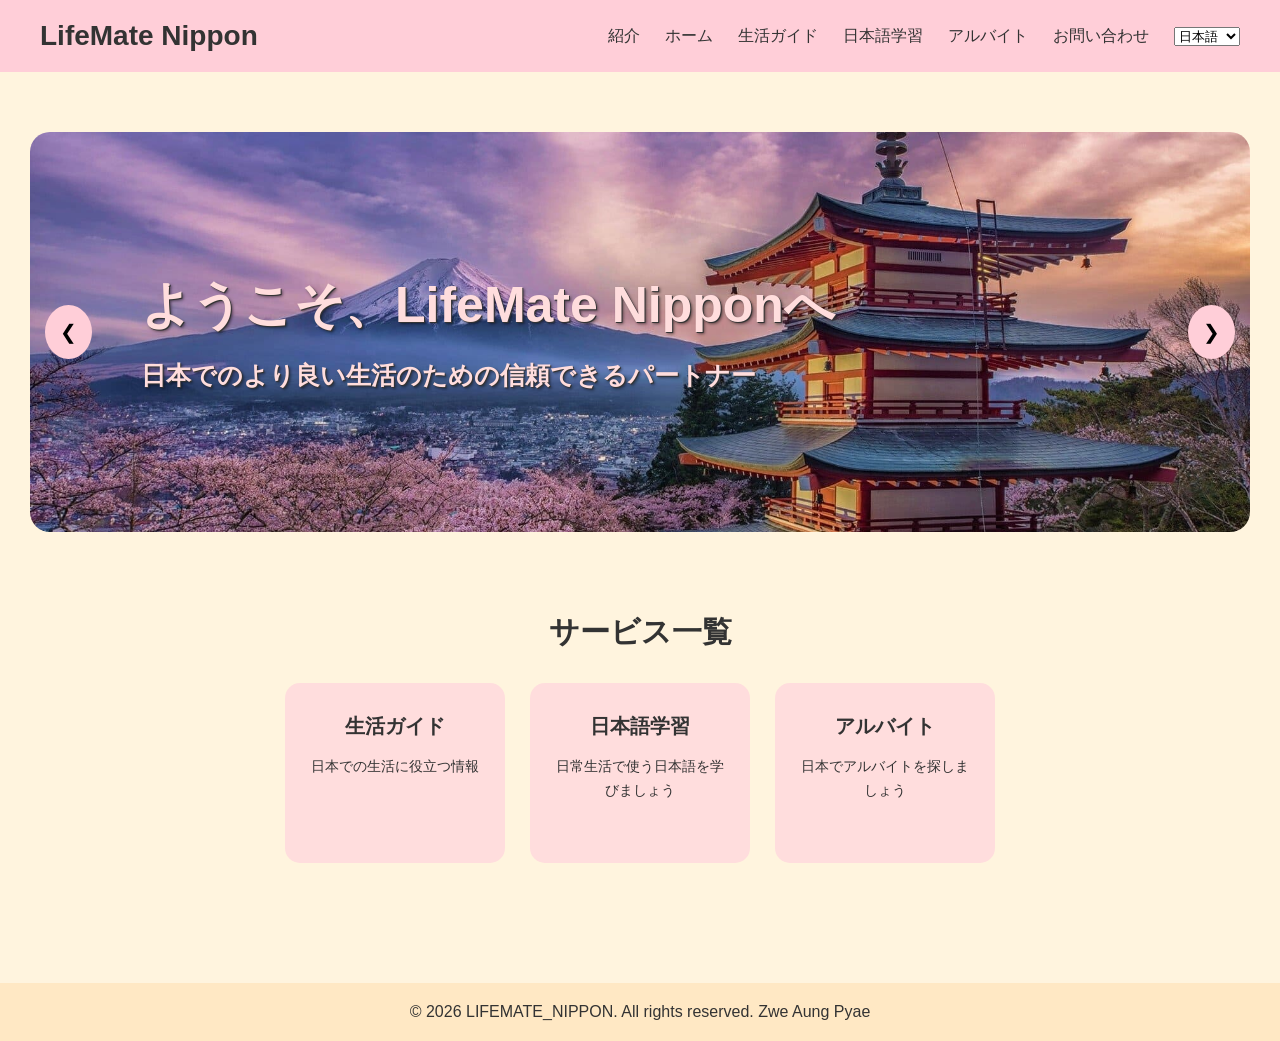
<file: Html/index.html>
<!DOCTYPE html>
<html lang="ja">
<head>
    <meta charset="UTF-8">
    <meta name="viewport" content="width=device-width, initial-scale=1.0">
    <title>LIFEMATE_NIPPON</title>
    <link rel="stylesheet" href="../Css/style.css">
</head>
<body>
    <header class="header">
        <div class="logo">
            <h1>LifeMate Nippon</h1>
        </div>

        <nav class="nav">
            <ul>
                <li><a href="introduction.html" data-i18n="navIntroduction">Introduction</a></li>
                <li><a href="index.html" data-i18n="navHome">ホーム</a></li>
                <li><a href="life-guide.html" data-i18n="navLifeGuide">生活ガイド</a></li>
                <li><a href="japanese.html" data-i18n="navJapanese">日本語学習</a></li>
                <li><a href="jobs.html" data-i18n="navJobs">アルバイト</a></li>
                <li><a href="contact.html" data-i18n="navContact">お問い合わせ</a></li>

                <li>
                    <select id="languageSelect" aria-label="Select language">
                        <option value="ja">日本語</option>
                        <option value="my">မြန်မာ</option>
                        <option value="en">English</option>
                    </select>
                </li>
            </ul>
        </nav>
    </header>

    <main>
        <section class="carousel">
            <div class="carousel-container">

                <div class="slide active">
                    <img src="../Images/japan.jpg" alt="Japan 1">
                </div>

                <div class="slide">
                    <img src="../Images/sakura.jpg" alt="Japan 2">
                </div>

                <div class="slide">
                    <img src="../Images/fuji.jpg" alt="Japan 3">
                </div>

                <div class="hero-text">
                    <h2 data-i18n="heroTitle">ようこそ、LifeMate Nipponへ</h2>
                    <p data-i18n="heroDescription">日本でのより良い生活のための信頼できるパートナー</p>
                </div>

                <button class="prev" onclick="prevSlide()">&#10094;</button>
                <button class="next" onclick="nextSlide()">&#10095;</button>

            </div>
        </section>

        <section class="services" id="home">
            <h2 data-i18n="servicesTitle">Our Services</h2>

            <div class="service-container">

                <a href="life-guide.html" class="service-card">
                    <h3 data-i18n="lifeGuideTitle">Life Guide</h3>
                    <p data-i18n="lifeGuideDescription">Useful information for living in Japan.</p>
                </a>

                <a href="japanese.html" class="service-card">
                    <h3 data-i18n="japaneseTitle">Japanese Learning</h3>
                    <p data-i18n="japaneseDescription">Learn Japanese for daily life.</p>
                </a>

                <a href="jobs.html" class="service-card">
                    <h3 data-i18n="jobsTitle">Jobs</h3>
                    <p data-i18n="jobsDescription">Find part-time jobs in Japan.</p>
                </a>

            </div>
        </section>
    </main>

    <footer>
        <p>&copy; 2026 LIFEMATE_NIPPON. All rights reserved. Zwe Aung Pyae</p>
    </footer>

    <script src="../Js/main.js"></script>
    <script src="../Js/language.js"></script>
</body>
</html>
</file>
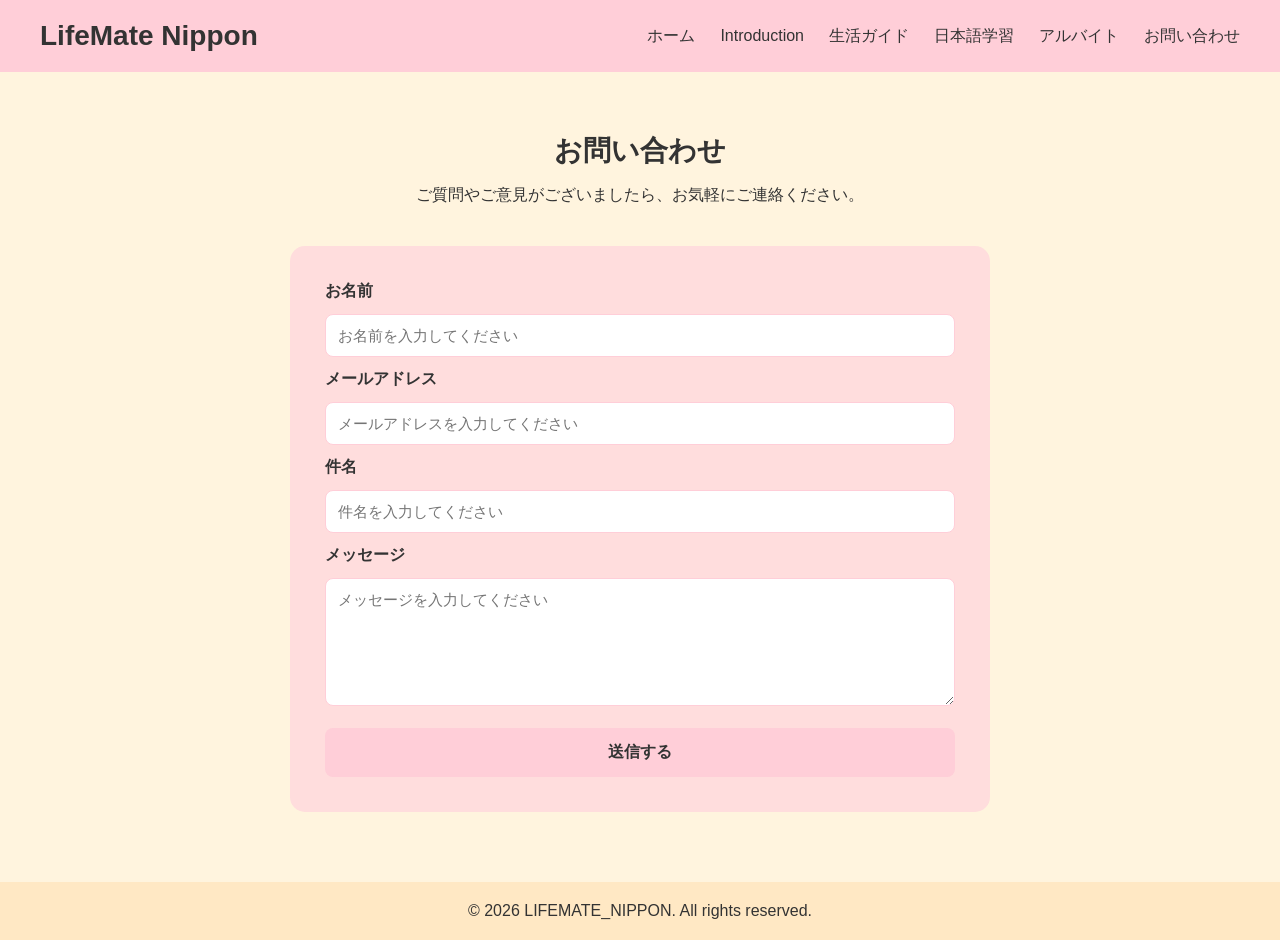
<file: Html/contact.html>
<!DOCTYPE html>
<html lang="ja">
<head>
    <meta charset="UTF-8">
    <meta name="viewport" content="width=device-width, initial-scale=1.0">
    <title>Contact | LifeMate Nippon</title>
    <link rel="stylesheet" href="../Css/style.css">
</head>
<body>

    <header class="header">
        <div class="logo">
            <h1>LifeMate Nippon</h1>
        </div>

        <nav class="nav">
            <ul>
                <li><a href="index.html">ホーム</a></li>
                <li><a href="introduction.html">Introduction</a></li>
                <li><a href="life-guide.html">生活ガイド</a></li>
                <li><a href="japanese.html">日本語学習</a></li>
                <li><a href="jobs.html">アルバイト</a></li>
                <li><a href="contact.html">お問い合わせ</a></li>
            </ul>
        </nav>
    </header>

    <main>
        <h2>お問い合わせ</h2>
        <p>ご質問やご意見がございましたら、お気軽にご連絡ください。</p>

        <section class="contact-section">

            <form class="contact-form">

                <label for="name">お名前</label>
                <input type="text" id="name"
                       placeholder="お名前を入力してください" required>

                <label for="email">メールアドレス</label>
                <input type="email" id="email"
                       placeholder="メールアドレスを入力してください" required>

                <label for="subject">件名</label>
                <input type="text" id="subject"
                       placeholder="件名を入力してください" required>

                <label for="message">メッセージ</label>
                <textarea id="message" rows="6"
                          placeholder="メッセージを入力してください"
                          required></textarea>

                <button type="submit">送信する</button>

            </form>

        </section>
    </main>

    <footer>
        <p>&copy; 2026 LIFEMATE_NIPPON. All rights reserved.</p>
    </footer>

</body>
</html>
</file>
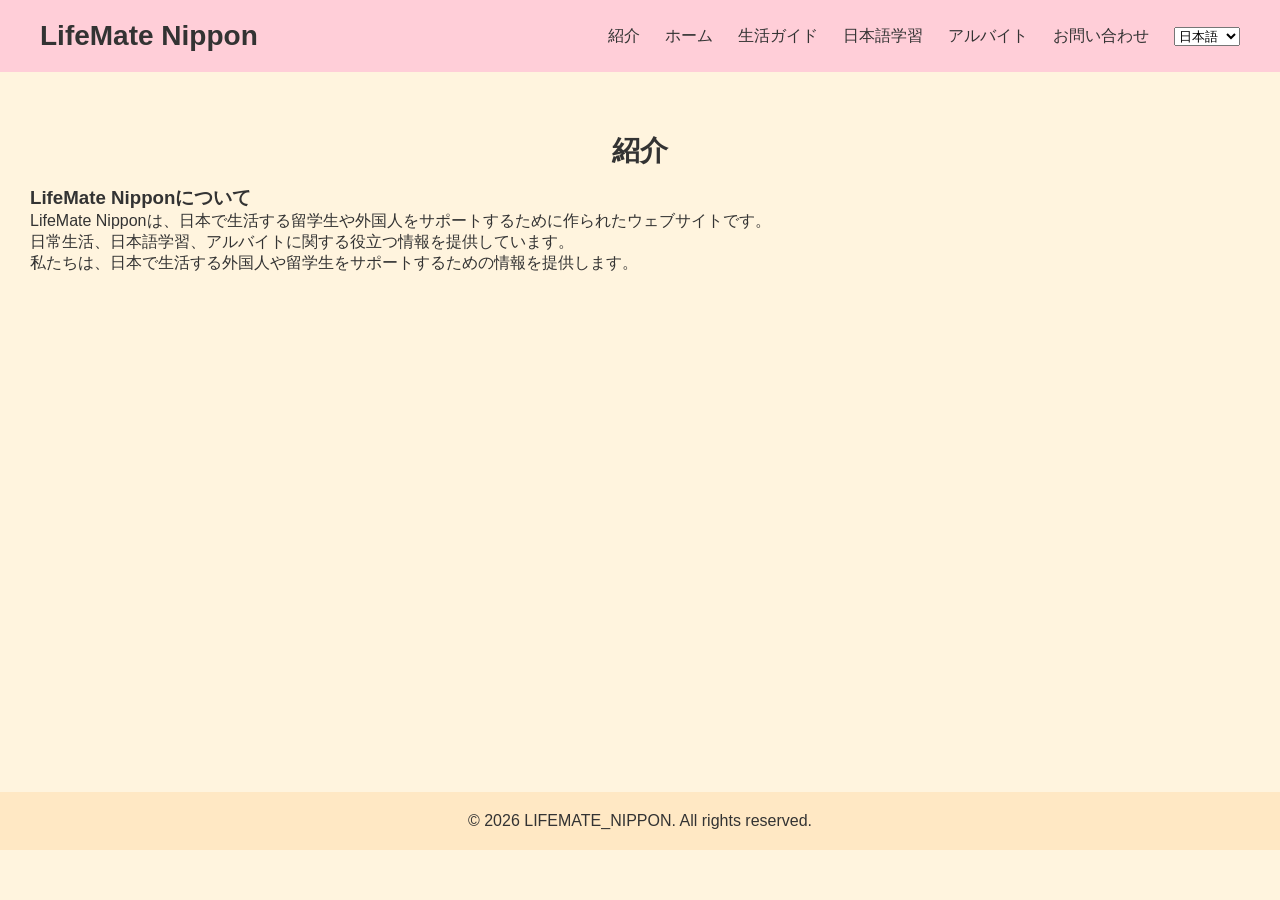
<file: Html/introduction.html>
<!DOCTYPE html>
<html lang="ja">
<head>
    <meta charset="UTF-8">
    <meta name="viewport" content="width=device-width, initial-scale=1.0">
    <title>Introduction | LifeMate Nippon</title>
    <link rel="stylesheet" href="../Css/style.css">
</head>
<body>

    <header class="header">
        <div class="logo">
            <h1>LifeMate Nippon</h1>
        </div>

        <nav class="nav">
            <ul>
                <li><a href="introduction.html" data-i18n="navIntroduction">紹介</a></li>
                <li><a href="index.html" data-i18n="navHome">ホーム</a></li>
                <li><a href="life-guide.html" data-i18n="navLifeGuide">生活ガイド</a></li>
                <li><a href="japanese.html" data-i18n="navJapanese">日本語学習</a></li>
                <li><a href="jobs.html" data-i18n="navJobs">アルバイト</a></li>
                <li><a href="contact.html" data-i18n="navContact">お問い合わせ</a></li>

                <li>
                    <select id="languageSelect" aria-label="Select language">
                        <option value="ja">日本語</option>
                        <option value="my">မြန်မာ</option>
                        <option value="en">English</option>
                    </select>
                </li>
            </ul>
        </nav>
    </header>

    <main>
        <h2 data-i18n="introHeading">紹介</h2>

        <section class="introduction">
            <h3 data-i18n="aboutTitle">LifeMate Nipponについて</h3>

            <p data-i18n="introParagraph1">
                LifeMate Nipponは、日本で生活する留学生や外国人をサポートするために作られたウェブサイトです。
            </p>

            <p data-i18n="introParagraph2">
                日常生活、日本語学習、アルバイトに関する役立つ情報を提供しています。
            </p>

            <p data-i18n="introParagraph3">
                私たちは、日本で生活する外国人や留学生をサポートするための情報を提供します。
            </p>
        </section>
    </main>

    <footer>
        <p>&copy; 2026 LIFEMATE_NIPPON. All rights reserved.</p>
    </footer>

    <script src="../Js/language.js"></script>
    <script src="../Js/main.js"></script>
</body>
</html>
</file>
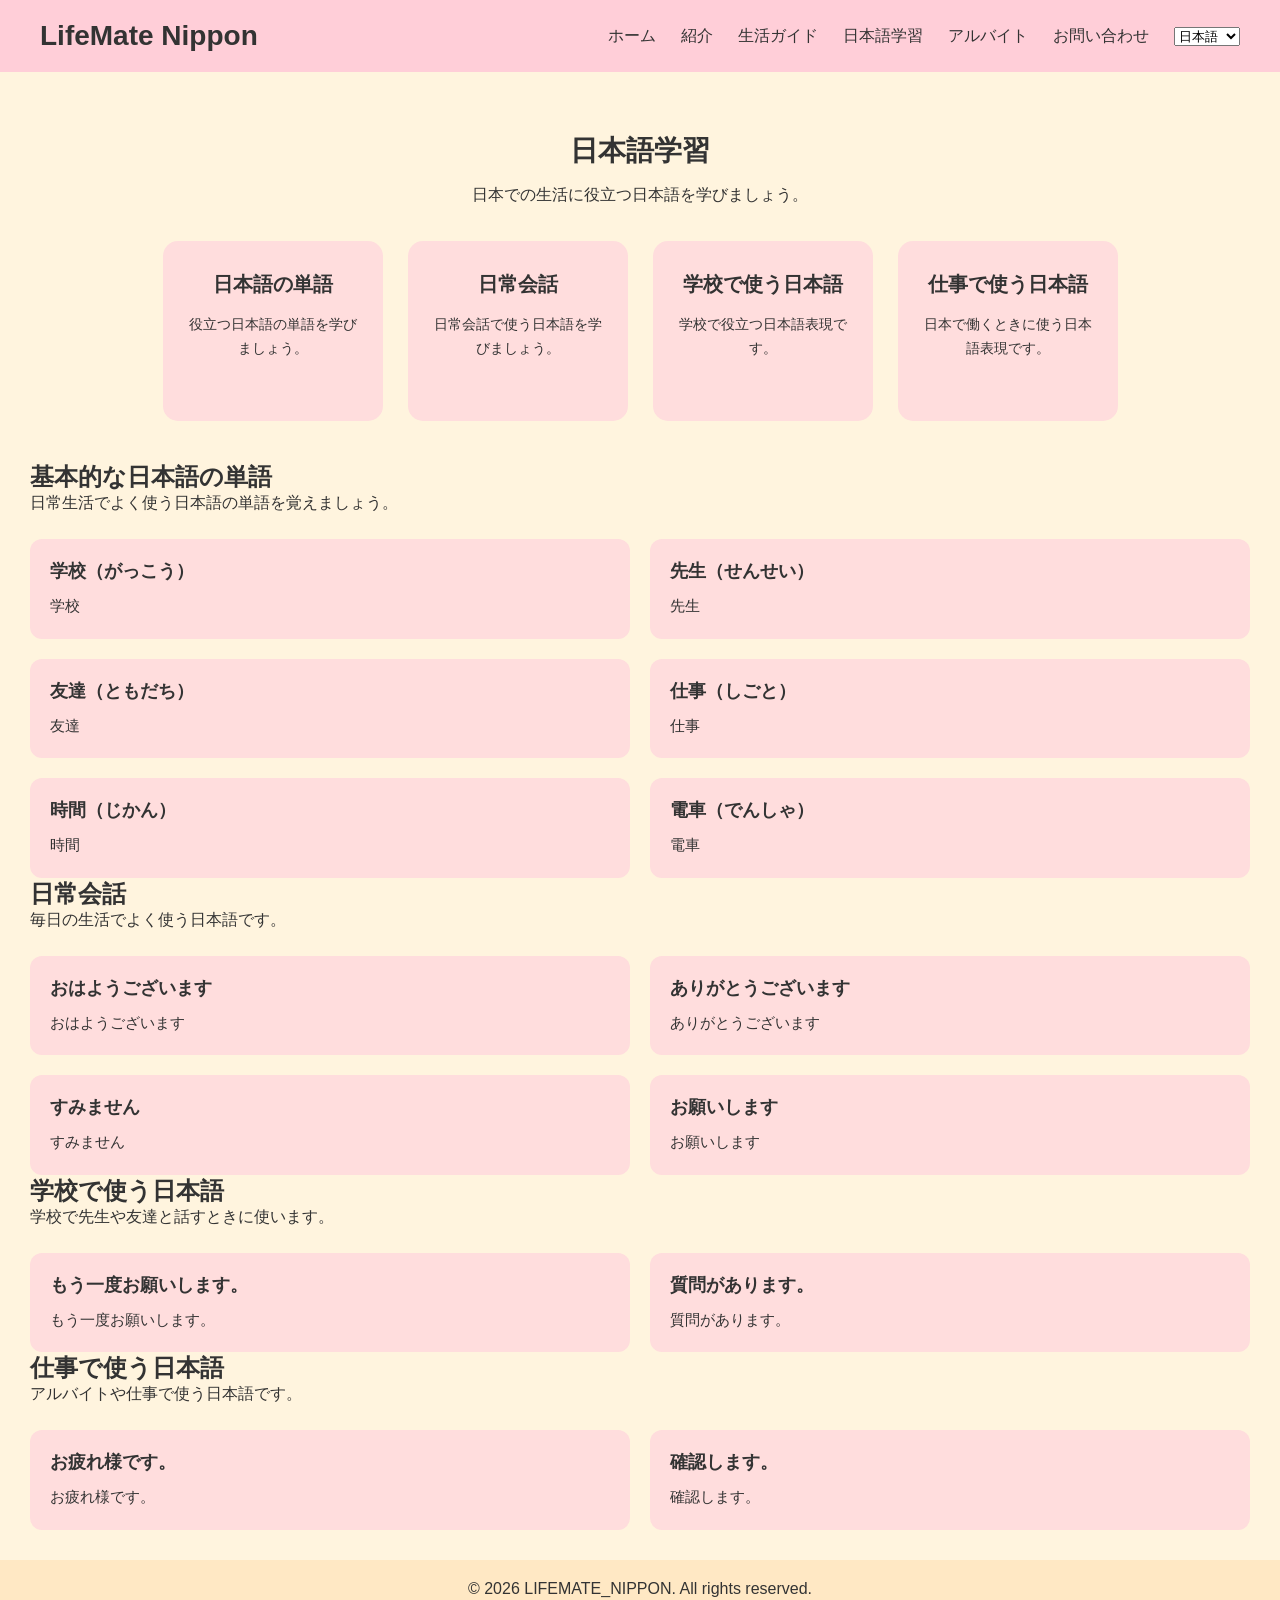
<file: Html/japanese.html>
<!DOCTYPE html>
<html lang="ja">
<head>
    <meta charset="UTF-8">
    <meta name="viewport" content="width=device-width, initial-scale=1.0">
    <title>Japanese Learning | LifeMate Nippon</title>
    <link rel="stylesheet" href="../Css/style.css">
</head>
<body>

    <header class="header">
        <div class="logo">
            <h1>LifeMate Nippon</h1>
        </div>

        <nav class="nav">
            <ul>
                <li><a href="index.html" data-i18n="navHome">ホーム</a></li>
                <li><a href="introduction.html" data-i18n="navIntroduction">紹介</a></li>
                <li><a href="life-guide.html" data-i18n="navLifeGuide">生活ガイド</a></li>
                <li><a href="japanese.html" data-i18n="navJapanese">日本語学習</a></li>
                <li><a href="jobs.html" data-i18n="navJobs">アルバイト</a></li>
                <li><a href="contact.html" data-i18n="navContact">お問い合わせ</a></li>

                <li>
                    <select id="languageSelect" aria-label="Select language">
                        <option value="ja">日本語</option>
                        <option value="my">မြန်မာ</option>
                        <option value="en">English</option>
                    </select>
                </li>
            </ul>
        </nav>
    </header>

    <main>
        <h2 data-i18n="japanesePageTitle">日本語学習</h2>
        <p data-i18n="japanesePageDescription">
            日本での生活に役立つ日本語を学びましょう。
        </p>

        <section class="service-container">

            <a href="#vocabulary" class="service-card">
                <h3 data-i18n="vocabularyTitle">Vocabulary</h3>
                <p data-i18n="vocabularyDescription">Learn useful Japanese words.</p>
            </a>

            <a href="#daily" class="service-card">
                <h3 data-i18n="dailyTitle">Daily Japanese</h3>
                <p data-i18n="dailyDescription">Learn Japanese for daily conversations.</p>
            </a>

            <a href="#school" class="service-card">
                <h3 data-i18n="schoolTitle">School Japanese</h3>
                <p data-i18n="schoolDescription">Useful Japanese expressions at school.</p>
            </a>

            <a href="#work" class="service-card">
                <h3 data-i18n="workTitle">Work Japanese</h3>
                <p data-i18n="workDescription">Japanese expressions for working in Japan.</p>
            </a>

        </section>

        <section id="vocabulary" class="guide-section">
            <h2 data-i18n="vocabularyHeading">基本的な日本語の単語</h2>
            <p data-i18n="vocabularyIntro">日常生活でよく使う日本語の単語を覚えましょう。</p>

            <div class="rules-list">

                <div class="rules-item">
                    <h3>学校（がっこう）</h3>
                    <p data-i18n="wordSchool">English: school</p>
                </div>

                <div class="rules-item">
                    <h3>先生（せんせい）</h3>
                    <p data-i18n="wordTeacher">English: teacher</p>
                </div>

                <div class="rules-item">
                    <h3>友達（ともだち）</h3>
                    <p data-i18n="wordFriend">English: friend</p>
                </div>

                <div class="rules-item">
                    <h3>仕事（しごと）</h3>
                    <p data-i18n="wordJob">English: job</p>
                </div>

                <div class="rules-item">
                    <h3>時間（じかん）</h3>
                    <p data-i18n="wordTime">English: time</p>
                </div>

                <div class="rules-item">
                    <h3>電車（でんしゃ）</h3>
                    <p data-i18n="wordTrain">English: train</p>
                </div>

            </div>
        </section>

        <section id="daily" class="guide-section">
            <h2 data-i18n="dailyHeading">日常会話</h2>
            <p data-i18n="dailyIntro">毎日の生活でよく使う日本語です。</p>

            <div class="rules-list">
                <div class="rules-item">
                    <h3>おはようございます</h3>
                    <p data-i18n="goodMorning">Good morning</p>
                </div>

                <div class="rules-item">
                    <h3>ありがとうございます</h3>
                    <p data-i18n="thankYou">Thank you</p>
                </div>

                <div class="rules-item">
                    <h3>すみません</h3>
                    <p data-i18n="excuseMe">Excuse me / Sorry</p>
                </div>

                <div class="rules-item">
                    <h3>お願いします</h3>
                    <p data-i18n="please">Please</p>
                </div>
            </div>
        </section>

        <section id="school" class="guide-section">
            <h2 data-i18n="schoolHeading">学校で使う日本語</h2>
            <p data-i18n="schoolIntro">学校で先生や友達と話すときに使います。</p>

            <div class="rules-list">
                <div class="rules-item">
                    <h3>もう一度お願いします。</h3>
                    <p data-i18n="oneMoreTime">Please say it one more time.</p>
                </div>

                <div class="rules-item">
                    <h3>質問があります。</h3>
                    <p data-i18n="haveQuestion">I have a question.</p>
                </div>
            </div>
        </section>

        <section id="work" class="guide-section">
            <h2 data-i18n="workHeading">仕事で使う日本語</h2>
            <p data-i18n="workIntro">アルバイトや仕事で使う日本語です。</p>

            <div class="rules-list">
                <div class="rules-item">
                    <h3>お疲れ様です。</h3>
                    <p data-i18n="otsukaresama">Thank you for your hard work.</p>
                </div>

                <div class="rules-item">
                    <h3>確認します。</h3>
                    <p data-i18n="confirm">I will check.</p>
                </div>
            </div>
        </section>

    </main>

    <footer>
        <p>&copy; 2026 LIFEMATE_NIPPON. All rights reserved.</p>
    </footer>

    <script src="../Js/language.js"></script>
</body>
</html>
</file>
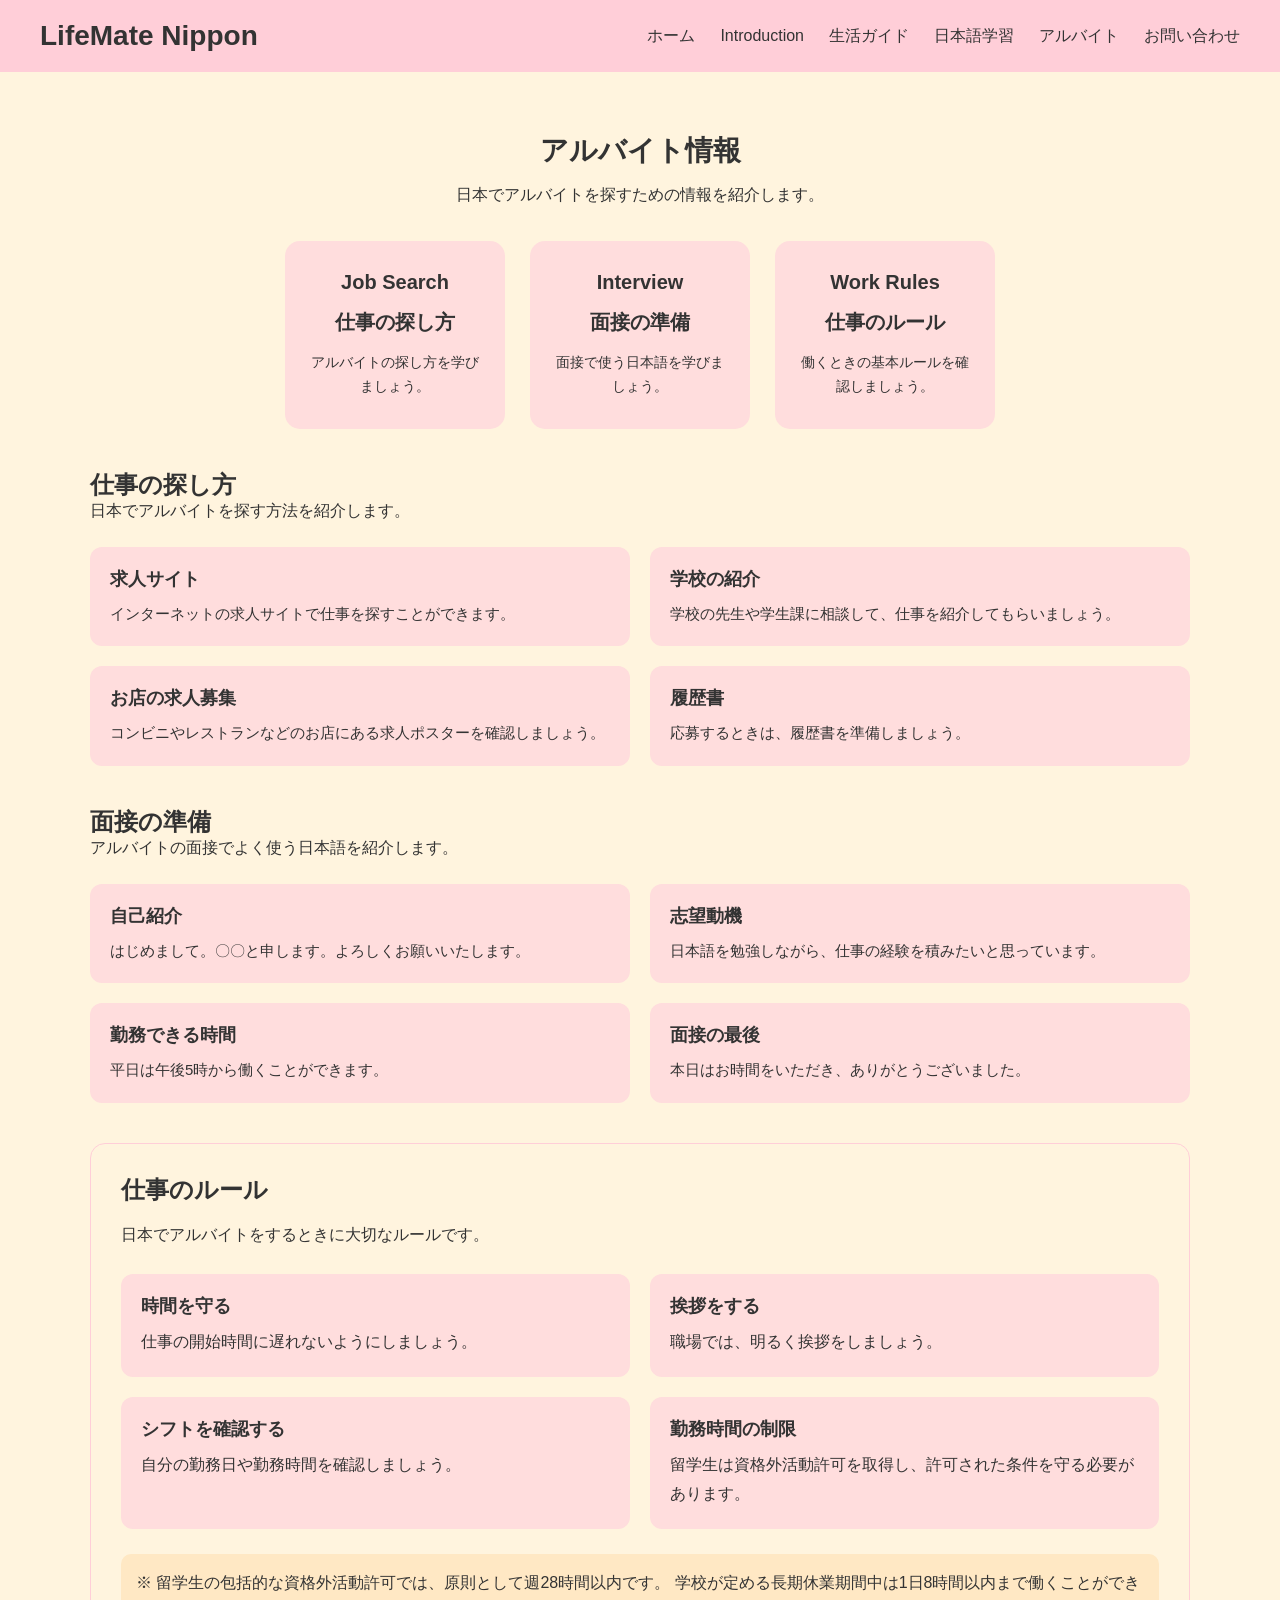
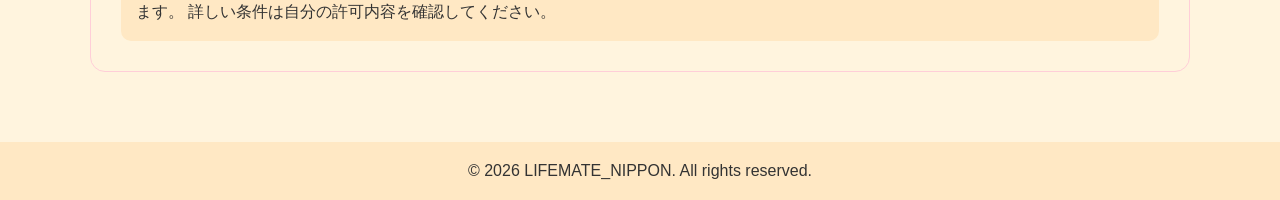
<file: Html/jobs.html>
<!DOCTYPE html>
<html lang="ja">
<head>
    <meta charset="UTF-8">
    <meta name="viewport" content="width=device-width, initial-scale=1.0">
    <title>Part-time Jobs | LifeMate Nippon</title>
    <link rel="stylesheet" href="../Css/style.css">
</head>
<body>

    <header class="header">
        <div class="logo">
            <h1>LifeMate Nippon</h1>
        </div>

        <nav class="nav">
            <ul>
                <li><a href="index.html">ホーム</a></li>
                <li><a href="introduction.html">Introduction</a></li>
                <li><a href="life-guide.html">生活ガイド</a></li>
                <li><a href="japanese.html">日本語学習</a></li>
                <li><a href="jobs.html">アルバイト</a></li>
                <li><a href="contact.html">お問い合わせ</a></li>
            </ul>
        </nav>
    </header>

    <main>
        <h2>アルバイト情報</h2>
        <p>日本でアルバイトを探すための情報を紹介します。</p>

        <section class="service-container">

            <a href="#finding" class="service-card">
                <h3>Job Search</h3>
                <h3>仕事の探し方</h3>
                <p>アルバイトの探し方を学びましょう。</p>
            </a>

            <a href="#interview" class="service-card">
                <h3>Interview</h3>
                <h3>面接の準備</h3>
                <p>面接で使う日本語を学びましょう。</p>
            </a>

            <a href="#rules" class="service-card">
                <h3>Work Rules</h3>
                <h3>仕事のルール</h3>
                <p>働くときの基本ルールを確認しましょう。</p>
            </a>

        </section>

        
<!-- Job Search -->
<section id="finding" class="guide-section">
    <h2>仕事の探し方</h2>
    <p>日本でアルバイトを探す方法を紹介します。</p>

    <div class="rules-list">

        <div class="rules-item">
            <h3>求人サイト</h3>
            <p>インターネットの求人サイトで仕事を探すことができます。</p>
        </div>

        <div class="rules-item">
            <h3>学校の紹介</h3>
            <p>学校の先生や学生課に相談して、仕事を紹介してもらいましょう。</p>
        </div>

        <div class="rules-item">
            <h3>お店の求人募集</h3>
            <p>コンビニやレストランなどのお店にある求人ポスターを確認しましょう。</p>
        </div>

        <div class="rules-item">
            <h3>履歴書</h3>
            <p>応募するときは、履歴書を準備しましょう。</p>
        </div>

    </div>
</section>


<!-- Interview Preparation -->
<section id="interview" class="guide-section">
    <h2>面接の準備</h2>
    <p>アルバイトの面接でよく使う日本語を紹介します。</p>

    <div class="rules-list">

        <div class="rules-item">
            <h3>自己紹介</h3>
            <p>はじめまして。〇〇と申します。よろしくお願いいたします。</p>
        </div>

        <div class="rules-item">
            <h3>志望動機</h3>
            <p>日本語を勉強しながら、仕事の経験を積みたいと思っています。</p>
        </div>

        <div class="rules-item">
            <h3>勤務できる時間</h3>
            <p>平日は午後5時から働くことができます。</p>
        </div>

        <div class="rules-item">
            <h3>面接の最後</h3>
            <p>本日はお時間をいただき、ありがとうございました。</p>
        </div>

    </div>
</section>


<!-- Work Rules -->
<section id="rules" class="guide-section">
    <h2>仕事のルール</h2>
    <p>日本でアルバイトをするときに大切なルールです。</p>

    <div class="rules-list">

        <div class="rules-item">
            <h3>時間を守る</h3>
            <p>仕事の開始時間に遅れないようにしましょう。</p>
        </div>

        <div class="rules-item">
            <h3>挨拶をする</h3>
            <p>職場では、明るく挨拶をしましょう。</p>
        </div>

        <div class="rules-item">
            <h3>シフトを確認する</h3>
            <p>自分の勤務日や勤務時間を確認しましょう。</p>
        </div>

        <div class="rules-item">
            <h3>勤務時間の制限</h3>
            <p>留学生は資格外活動許可を取得し、許可された条件を守る必要があります。</p>
        </div>

    </div>

    <p class="important">
        ※ 留学生の包括的な資格外活動許可では、原則として週28時間以内です。
        学校が定める長期休業期間中は1日8時間以内まで働くことができます。
        詳しい条件は自分の許可内容を確認してください。
    </p>
</section>


    </main>

    <footer>
        <p>&copy; 2026 LIFEMATE_NIPPON. All rights reserved.</p>
    </footer>

</body>
</html>
</file>
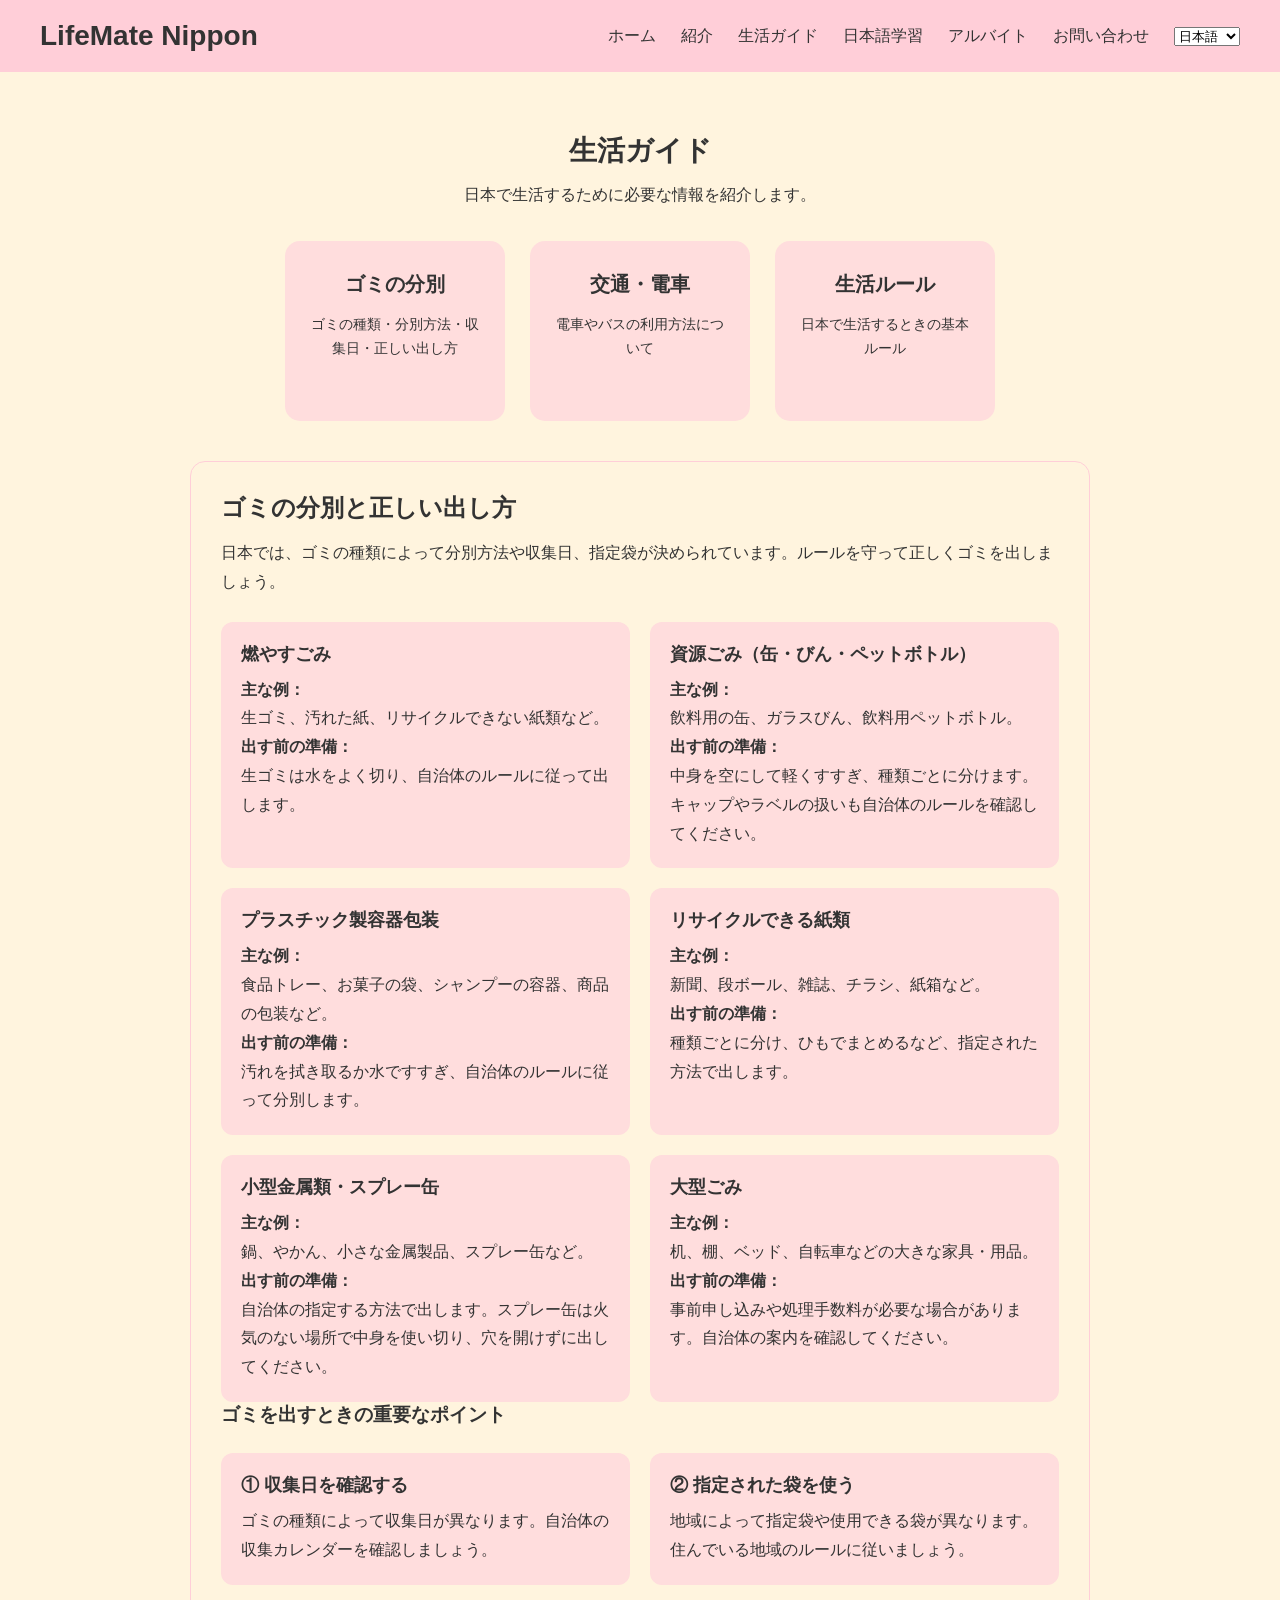
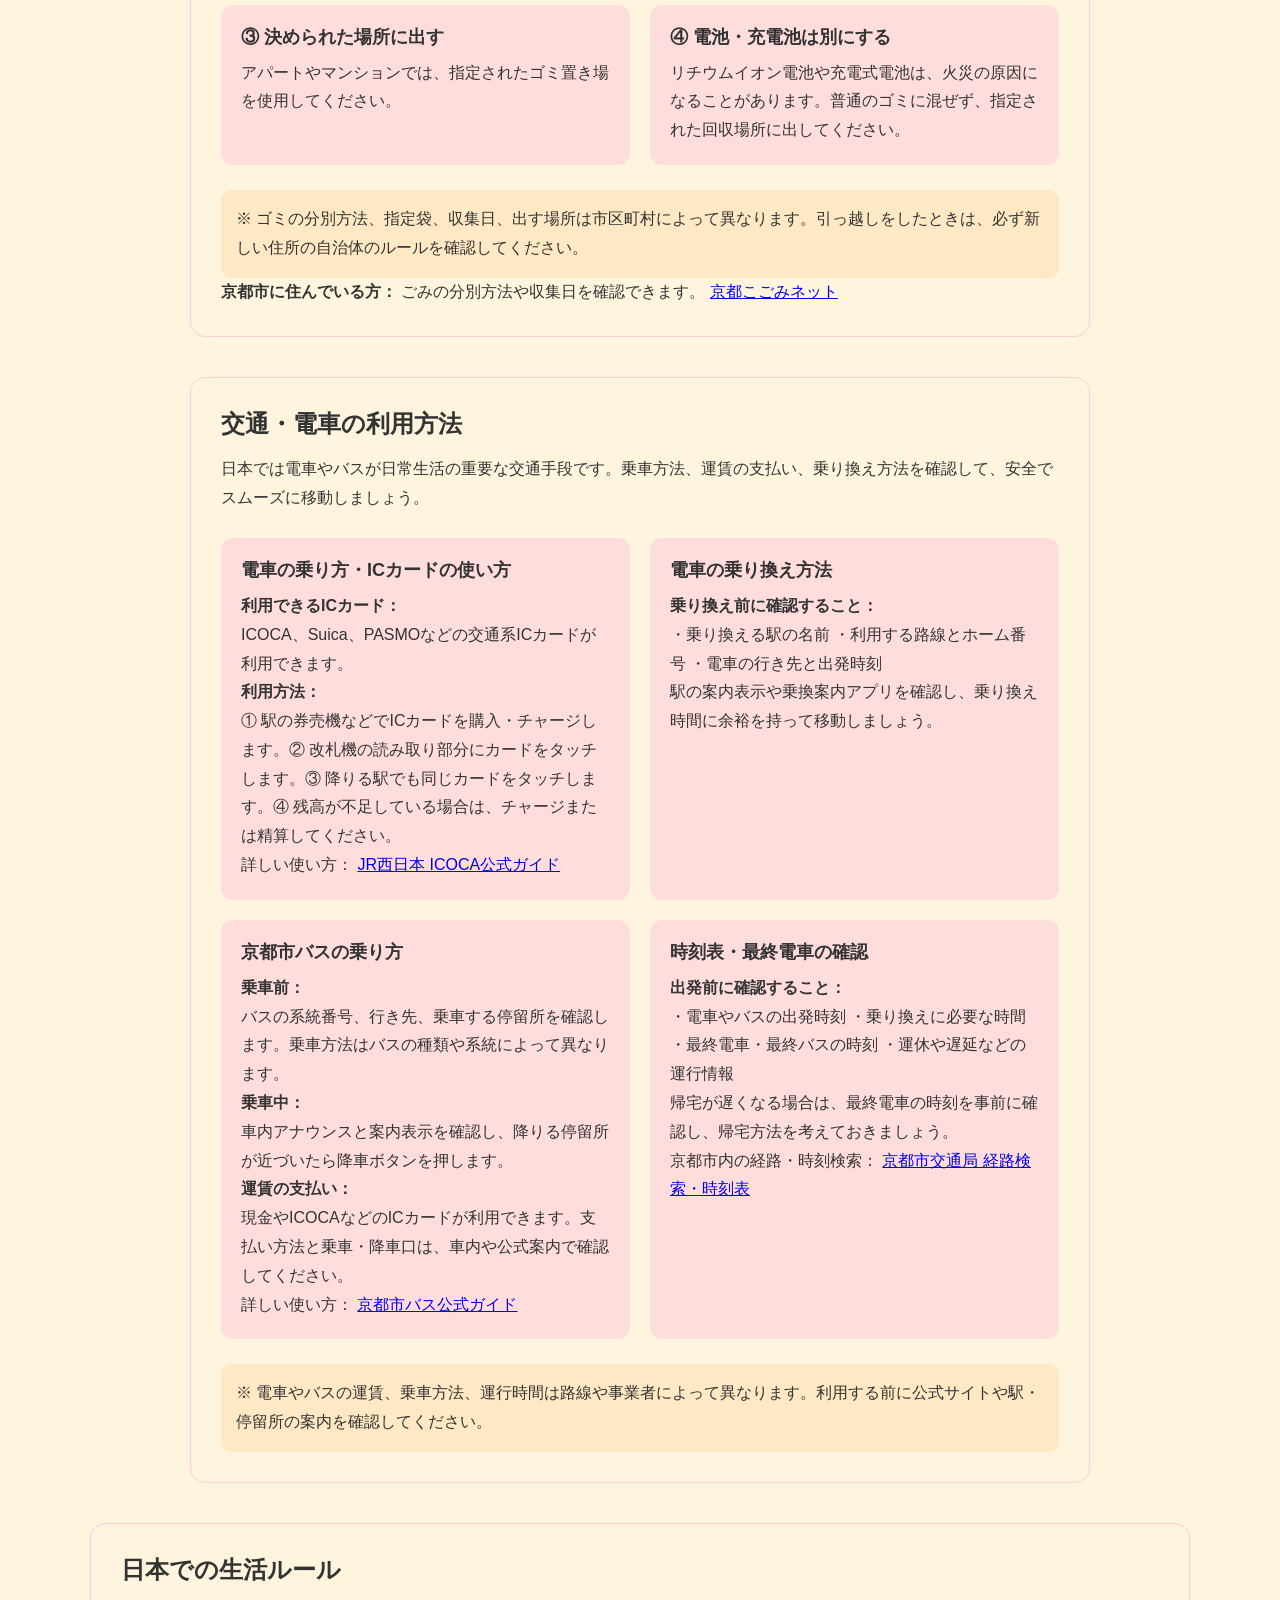
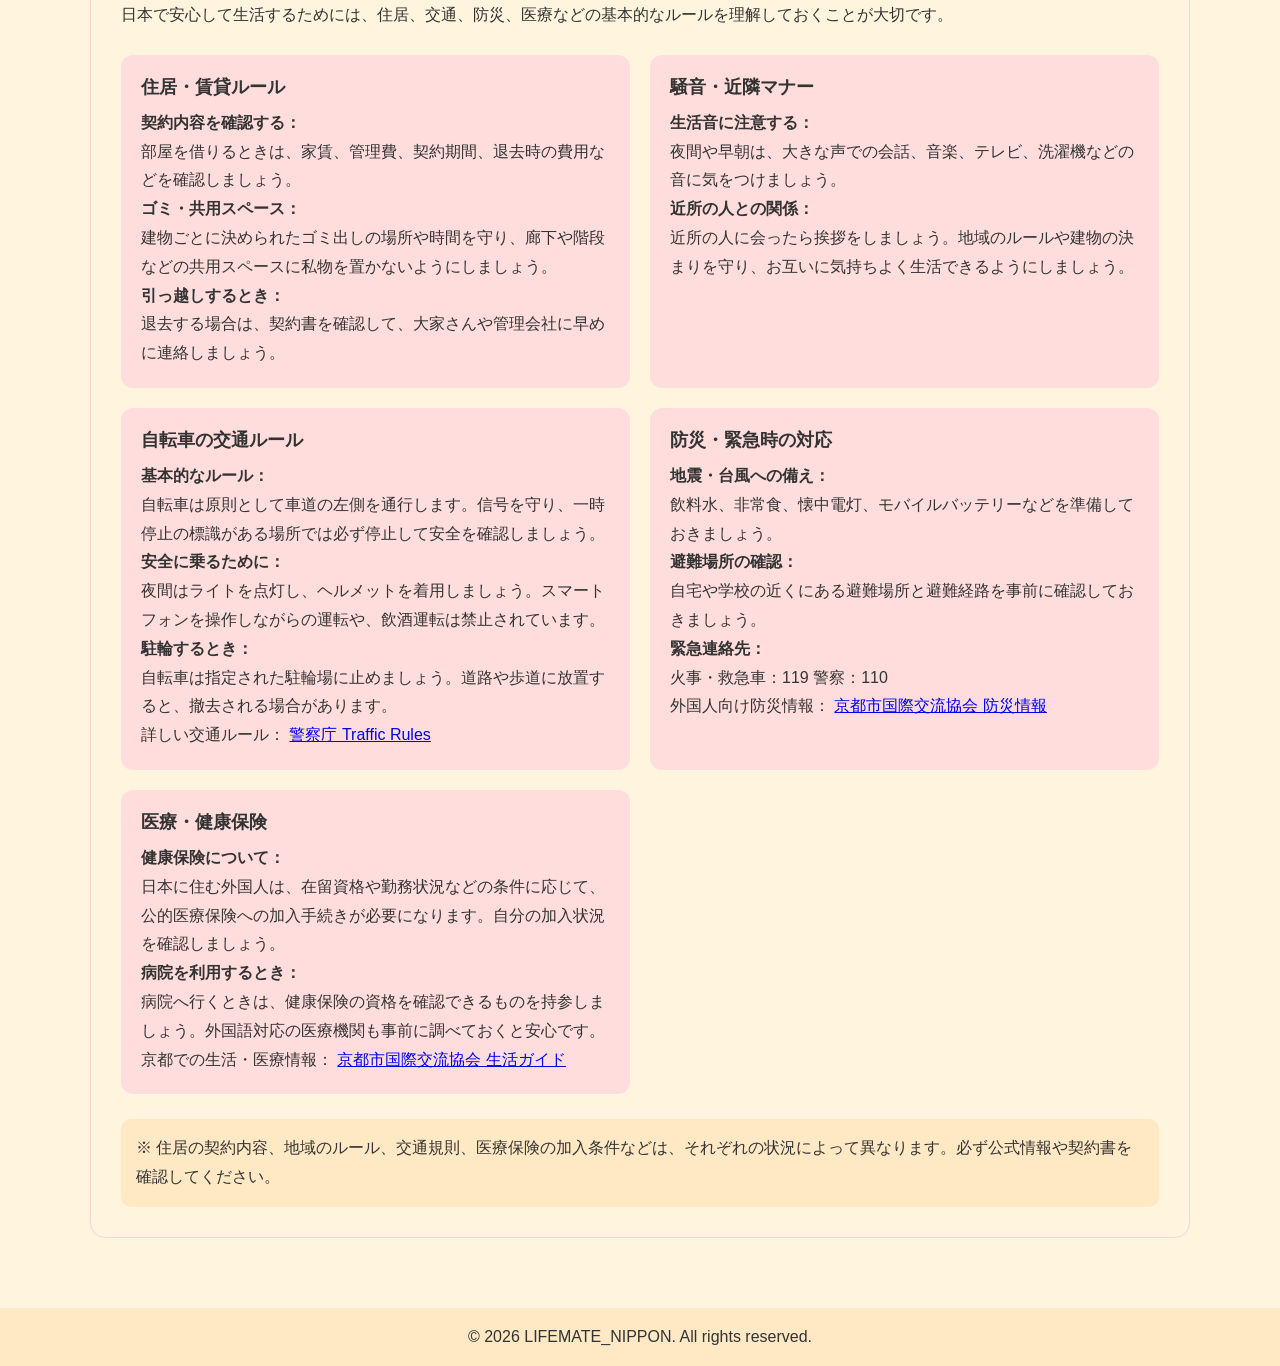
<file: Html/life-guide.html>
<!doctype html>
<html lang="ja">
  <head>
    <meta charset="UTF-8" />
    <meta name="viewport" content="width=device-width, initial-scale=1.0" />
    <title>Life Guide | LifeMate Nippon</title>
    <link rel="stylesheet" href="../Css/style.css" />
  </head>
  <body>
    <header class="header">
      <div class="logo">
        <h1>LifeMate Nippon</h1>
      </div>

      <nav class="nav">
        <ul>
          <li><a href="index.html" data-i18n="navHome">ホーム</a></li>
          <li>
            <a href="introduction.html" data-i18n="navIntroduction">紹介</a>
          </li>
          <li>
            <a href="life-guide.html" data-i18n="navLifeGuide">生活ガイド</a>
          </li>
          <li>
            <a href="japanese.html" data-i18n="navJapanese">日本語学習</a>
          </li>
          <li><a href="jobs.html" data-i18n="navJobs">アルバイト</a></li>
          <li>
            <a href="contact.html" data-i18n="navContact">お問い合わせ</a>
          </li>

          <li>
            <select id="languageSelect" aria-label="Select language">
              <option value="ja">日本語</option>
              <option value="my">မြန်မာ</option>
              <option value="en">English</option>
            </select>
          </li>
        </ul>
      </nav>
    </header>

    <main>
      <h2 data-i18n="lifePageTitle">生活ガイド</h2>

      <p data-i18n="lifePageDescription">
        日本で生活するために必要な情報を紹介します。
      </p>

      <!-- Life Guide Cards -->

      <!-- Life Guide Cards -->
      <section class="service-container">
        <a href="#garbage" class="service-card">
          <h3 data-i18n="garbageCardTitle">ゴミの分別</h3>
          <p data-i18n="garbageCardDescription">
            ゴミの種類・分別方法・収集日・正しい出し方
          </p>
        </a>

        <a href="#transport" class="service-card">
          <h3 data-i18n="transportCardTitle">交通・電車</h3>
          <p data-i18n="transportCardDescription">
            電車やバスの利用方法について
          </p>
        </a>

        <a href="#rules" class="service-card">
          <h3 data-i18n="rulesCardTitle">生活ルール</h3>
          <p data-i18n="rulesCardDescription">日本で生活するときの基本ルール</p>
        </a>
      </section>

      <!-- Garbage Guide -->

      <!-- Garbage Guide -->
      <section id="garbage" class="guide-section">
        <h2 data-i18n="garbageHeading">ゴミの分別と正しい出し方</h2>

        <p data-i18n="garbageIntro">
          日本では、ゴミの種類によって分別方法や収集日、指定袋が決められています。ルールを守って正しくゴミを出しましょう。
        </p>

        <div class="garbage-list">
          <div class="garbage-item">
            <h3 data-i18n="burnableTitle">燃やすごみ</h3>
            <p><strong data-i18n="mainExamples">主な例：</strong></p>
            <p data-i18n="burnableExamples">
              生ゴミ、汚れた紙、リサイクルできない紙類など。
            </p>
            <p><strong data-i18n="preparation">出す前の準備：</strong></p>
            <p data-i18n="burnablePreparation">
              生ゴミは水をよく切り、自治体のルールに従って出します。
            </p>
          </div>

          <div class="garbage-item">
            <h3 data-i18n="recyclableTitle">
              資源ごみ（缶・びん・ペットボトル）
            </h3>
            <p><strong data-i18n="mainExamples">主な例：</strong></p>
            <p data-i18n="recyclableExamples">
              飲料用の缶、ガラスびん、飲料用ペットボトル。
            </p>
            <p><strong data-i18n="preparation">出す前の準備：</strong></p>
            <p data-i18n="recyclablePreparation">
              中身を空にして軽くすすぎ、種類ごとに分けます。キャップやラベルの扱いも自治体のルールを確認してください。
            </p>
          </div>

          <div class="garbage-item">
            <h3 data-i18n="plasticTitle">プラスチック製容器包装</h3>
            <p><strong data-i18n="mainExamples">主な例：</strong></p>
            <p data-i18n="plasticExamples">
              食品トレー、お菓子の袋、シャンプーの容器、商品の包装など。
            </p>
            <p><strong data-i18n="preparation">出す前の準備：</strong></p>
            <p data-i18n="plasticPreparation">
              汚れを拭き取るか水ですすぎ、自治体のルールに従って分別します。
            </p>
          </div>

          <div class="garbage-item">
            <h3 data-i18n="paperTitle">リサイクルできる紙類</h3>
            <p><strong data-i18n="mainExamples">主な例：</strong></p>
            <p data-i18n="paperExamples">
              新聞、段ボール、雑誌、チラシ、紙箱など。
            </p>
            <p><strong data-i18n="preparation">出す前の準備：</strong></p>
            <p data-i18n="paperPreparation">
              種類ごとに分け、ひもでまとめるなど、指定された方法で出します。
            </p>
          </div>

          <div class="garbage-item">
            <h3 data-i18n="metalTitle">小型金属類・スプレー缶</h3>
            <p><strong data-i18n="mainExamples">主な例：</strong></p>
            <p data-i18n="metalExamples">
              鍋、やかん、小さな金属製品、スプレー缶など。
            </p>
            <p><strong data-i18n="preparation">出す前の準備：</strong></p>
            <p data-i18n="metalPreparation">
              自治体の指定する方法で出します。スプレー缶は火気のない場所で中身を使い切り、穴を開けずに出してください。
            </p>
          </div>

          <div class="garbage-item">
            <h3 data-i18n="largeGarbageTitle">大型ごみ</h3>
            <p><strong data-i18n="mainExamples">主な例：</strong></p>
            <p data-i18n="largeGarbageExamples">
              机、棚、ベッド、自転車などの大きな家具・用品。
            </p>
            <p><strong data-i18n="preparation">出す前の準備：</strong></p>
            <p data-i18n="largeGarbagePreparation">
              事前申し込みや処理手数料が必要な場合があります。自治体の案内を確認してください。
            </p>
          </div>
        </div>

        <h3 data-i18n="garbagePointsTitle">ゴミを出すときの重要なポイント</h3>

        <div class="rules-list">
          <div class="rules-item">
            <h3 data-i18n="garbagePoint1Title">① 収集日を確認する</h3>
            <p data-i18n="garbagePoint1">
              ゴミの種類によって収集日が異なります。自治体の収集カレンダーを確認しましょう。
            </p>
          </div>

          <div class="rules-item">
            <h3 data-i18n="garbagePoint2Title">② 指定された袋を使う</h3>
            <p data-i18n="garbagePoint2">
              地域によって指定袋や使用できる袋が異なります。住んでいる地域のルールに従いましょう。
            </p>
          </div>

          <div class="rules-item">
            <h3 data-i18n="garbagePoint3Title">③ 決められた場所に出す</h3>
            <p data-i18n="garbagePoint3">
              アパートやマンションでは、指定されたゴミ置き場を使用してください。
            </p>
          </div>

          <div class="rules-item">
            <h3 data-i18n="garbagePoint4Title">④ 電池・充電池は別にする</h3>
            <p data-i18n="garbagePoint4">
              リチウムイオン電池や充電式電池は、火災の原因になることがあります。普通のゴミに混ぜず、指定された回収場所に出してください。
            </p>
          </div>
        </div>

        <p class="important" data-i18n="garbageWarning">
          ※
          ゴミの分別方法、指定袋、収集日、出す場所は市区町村によって異なります。引っ越しをしたときは、必ず新しい住所の自治体のルールを確認してください。
        </p>

        <p>
          <strong data-i18n="kyotoResidents">京都市に住んでいる方：</strong>
          <span data-i18n="kyotoGarbageInfo"
            >ごみの分別方法や収集日を確認できます。</span
          >
          <a
            href="https://kogomi.city.kyoto.lg.jp/citizens/"
            target="_blank"
            rel="noopener noreferrer"
            data-i18n="kyotoGarbageLink"
          >
            京都こごみネット
          </a>
        </p>
      </section>

      <!-- Transportation Guide -->

      <!-- Transportation Guide -->
      
<!-- Transportation Guide -->
<section id="transport" class="guide-section">

    <h2 data-i18n="transportHeading">交通・電車の利用方法</h2>

    <p data-i18n="transportIntro">
        日本では電車やバスが日常生活の重要な交通手段です。乗車方法、運賃の支払い、乗り換え方法を確認して、安全でスムーズに移動しましょう。
    </p>

    <div class="transport-list">

        <div class="transport-item">
            <h3 data-i18n="trainTitle">電車の乗り方・ICカードの使い方</h3>

            <p><strong data-i18n="icCardAvailable">利用できるICカード：</strong></p>
            <p data-i18n="icCardExamples">ICOCA、Suica、PASMOなどの交通系ICカードが利用できます。</p>

            <p><strong data-i18n="howToUse">利用方法：</strong></p>
            <p data-i18n="icCardSteps">
                ① 駅の券売機などでICカードを購入・チャージします。
                ② 改札機の読み取り部分にカードをタッチします。
                ③ 降りる駅でも同じカードをタッチします。
                ④ 残高が不足している場合は、チャージまたは精算してください。
            </p>

            <p>
                <span data-i18n="detailedGuide">詳しい使い方：</span>
                <a href="https://www.jr-odekake.net/icoca/guide/"
                   target="_blank" rel="noopener noreferrer"
                   data-i18n="icocaLink">
                    JR西日本 ICOCA公式ガイド
                </a>
            </p>
        </div>

        <div class="transport-item">
            <h3 data-i18n="transferTitle">電車の乗り換え方法</h3>

            <p><strong data-i18n="beforeTransfer">乗り換え前に確認すること：</strong></p>
            <p data-i18n="transferChecklist">
                ・乗り換える駅の名前
                ・利用する路線とホーム番号
                ・電車の行き先と出発時刻
            </p>

            <p data-i18n="transferAdvice">
                駅の案内表示や乗換案内アプリを確認し、乗り換え時間に余裕を持って移動しましょう。
            </p>
        </div>

        <div class="transport-item">
            <h3 data-i18n="kyotoBusTitle">京都市バスの乗り方</h3>

            <p><strong data-i18n="beforeBoarding">乗車前：</strong></p>
            <p data-i18n="busBefore">
                バスの系統番号、行き先、乗車する停留所を確認します。乗車方法はバスの種類や系統によって異なります。
            </p>

            <p><strong data-i18n="onBus">乗車中：</strong></p>
            <p data-i18n="busDuring">
                車内アナウンスと案内表示を確認し、降りる停留所が近づいたら降車ボタンを押します。
            </p>

            <p><strong data-i18n="busPayment">運賃の支払い：</strong></p>
            <p data-i18n="busPaymentInfo">
                現金やICOCAなどのICカードが利用できます。支払い方法と乗車・降車口は、車内や公式案内で確認してください。
            </p>

            <p>
                <span data-i18n="detailedGuide">詳しい乗り方：</span>
                <a href="https://www.city.kyoto.lg.jp/kotsu/page/0000324695.html"
                   target="_blank" rel="noopener noreferrer"
                   data-i18n="kyotoBusLink">
                    京都市バス公式ガイド
                </a>
            </p>
        </div>

        <div class="transport-item">
            <h3 data-i18n="timetableTitle">時刻表・最終電車の確認</h3>

            <p><strong data-i18n="beforeDeparture">出発前に確認すること：</strong></p>
            <p data-i18n="timetableChecklist">
                ・電車やバスの出発時刻
                ・乗り換えに必要な時間
                ・最終電車・最終バスの時刻
                ・運休や遅延などの運行情報
            </p>

            <p data-i18n="lastTrainAdvice">
                帰宅が遅くなる場合は、最終電車の時刻を事前に確認し、帰宅方法を考えておきましょう。
            </p>

            <p>
                <span data-i18n="routeSearch">京都市内の経路・時刻検索：</span>
                <a href="https://www2.city.kyoto.lg.jp/kotsu/webguide/ja/comm/route_and_time.html"
                   target="_blank" rel="noopener noreferrer"
                   data-i18n="routeSearchLink">
                    京都市交通局 経路検索・時刻表
                </a>
            </p>
        </div>

    </div>

    <p class="important" data-i18n="transportWarning">
        ※ 電車やバスの運賃、乗車方法、運行時間は路線や事業者によって異なります。利用する前に公式サイトや駅・停留所の案内を確認してください。
    </p>

</section>

      <!-- Daily Life Rules -->

      
<!-- Daily Life Rules -->
<section id="rules" class="guide-section">

    <h2 data-i18n="rulesHeading">日本での生活ルール</h2>

    <p data-i18n="rulesIntro">
        日本で安心して生活するためには、住居、交通、防災、医療などの基本的なルールを理解しておくことが大切です。
    </p>

    <div class="rules-list">

        <div class="rules-item">
            <h3 data-i18n="housingTitle">住居・賃貸ルール</h3>

            <p><strong data-i18n="contractCheck">契約内容を確認する：</strong></p>
            <p data-i18n="contractInfo">
                部屋を借りるときは、家賃、管理費、契約期間、退去時の費用などを確認しましょう。
            </p>

            <p><strong data-i18n="garbageShared">ゴミ・共用スペース：</strong></p>
            <p data-i18n="garbageSharedInfo">
                建物ごとに決められたゴミ出しの場所や時間を守り、廊下や階段などの共用スペースに私物を置かないようにしましょう。
            </p>

            <p><strong data-i18n="movingOut">引っ越しするとき：</strong></p>
            <p data-i18n="movingOutInfo">
                退去する場合は、契約書を確認して、大家さんや管理会社に早めに連絡しましょう。
            </p>
        </div>

        <div class="rules-item">
            <h3 data-i18n="noiseTitle">騒音・近隣マナー</h3>

            <p><strong data-i18n="noiseCare">生活音に注意する：</strong></p>
            <p data-i18n="noiseCareInfo">
                夜間や早朝は、大きな声での会話、音楽、テレビ、洗濯機などの音に気をつけましょう。
            </p>

            <p><strong data-i18n="neighborRelations">近所の人との関係：</strong></p>
            <p data-i18n="neighborRelationsInfo">
                近所の人に会ったら挨拶をしましょう。地域のルールや建物の決まりを守り、お互いに気持ちよく生活できるようにしましょう。
            </p>
        </div>

        <div class="rules-item">
            <h3 data-i18n="bicycleTitle">自転車の交通ルール</h3>

            <p><strong data-i18n="basicBicycleRules">基本的なルール：</strong></p>
            <p data-i18n="basicBicycleInfo">
                自転車は原則として車道の左側を通行します。信号を守り、一時停止の標識がある場所では必ず停止して安全を確認しましょう。
            </p>

            <p><strong data-i18n="bicycleSafety">安全に乗るために：</strong></p>
            <p data-i18n="bicycleSafetyInfo">
                夜間はライトを点灯し、ヘルメットを着用しましょう。スマートフォンを操作しながらの運転や、飲酒運転は禁止されています。
            </p>

            <p><strong data-i18n="bicycleParking">駐輪するとき：</strong></p>
            <p data-i18n="bicycleParkingInfo">
                自転車は指定された駐輪場に止めましょう。道路や歩道に放置すると、撤去される場合があります。
            </p>

            <p>
                <span data-i18n="trafficDetails">詳しい交通ルール：</span>
                <a href="https://www.npa.go.jp/english/bureau/traffic/"
                   target="_blank" rel="noopener noreferrer"
                   data-i18n="policeTrafficLink">
                    警察庁 Traffic Rules
                </a>
            </p>
        </div>

        <div class="rules-item">
            <h3 data-i18n="disasterTitle">防災・緊急時の対応</h3>

            <p><strong data-i18n="earthquakeTyphoon">地震・台風への備え：</strong></p>
            <p data-i18n="disasterPreparation">
                飲料水、非常食、懐中電灯、モバイルバッテリーなどを準備しておきましょう。
            </p>

            <p><strong data-i18n="evacuationTitle">避難場所の確認：</strong></p>
            <p data-i18n="evacuationInfo">
                自宅や学校の近くにある避難場所と避難経路を事前に確認しておきましょう。
            </p>

            <p><strong data-i18n="emergencyContacts">緊急連絡先：</strong></p>
            <p data-i18n="emergencyNumbers">
                火事・救急車：119<br>
                警察：110
            </p>

            <p>
                <span data-i18n="disasterDetails">外国人向け防災情報：</span>
                <a href="https://www.kcif.or.jp/web/jp/disasterprevention/"
                   target="_blank" rel="noopener noreferrer"
                   data-i18n="kyotoDisasterLink">
                    京都市国際交流協会 防災情報
                </a>
            </p>
        </div>

        <div class="rules-item">
            <h3 data-i18n="medicalTitle">医療・健康保険</h3>

            <p><strong data-i18n="insuranceTitle">健康保険について：</strong></p>
            <p data-i18n="insuranceInfo">
                日本に住む外国人は、在留資格や勤務状況などの条件に応じて、公的医療保険への加入手続きが必要になります。自分の加入状況を確認しましょう。
            </p>

            <p><strong data-i18n="hospitalTitle">病院を利用するとき：</strong></p>
            <p data-i18n="hospitalInfo">
                病院へ行くときは、健康保険の資格を確認できるものを持参しましょう。外国語対応の医療機関も事前に調べておくと安心です。
            </p>

            <p>
                <span data-i18n="medicalDetails">京都での生活・医療情報：</span>
                <a href="https://www.kcif.or.jp/web/jp/livingguide/"
                   target="_blank" rel="noopener noreferrer"
                   data-i18n="kyotoLivingLink">
                    京都市国際交流協会 生活ガイド
                </a>
            </p>
        </div>

    </div>

    <p class="important" data-i18n="rulesWarning">
        ※ 住居の契約内容、地域のルール、交通規則、医療保険の加入条件などは、それぞれの状況によって異なります。必ず公式情報や契約書を確認してください。
    </p>

</section>

    </main>

    <footer>
      <p>&copy; 2026 LIFEMATE_NIPPON. All rights reserved.</p>
    </footer>
    <script src="../Js/language.js"></script>
  </body>
</html>
</file>
<file: Css/style.css>
/* Color Palette */
:root {
    --pink: #FFCED8;
    --light-pink: #FFDDDD;
    --cream: #FFF4DE;
    --peach: #FFE8C4;
}

/* Reset */
* {
    margin: 0;
    padding: 0;
    box-sizing: border-box;
}

/* Body */
body {
    font-family: Arial, sans-serif;
    background-color: var(--cream);
    color: #333;
}

/* Header */
header {
    background-color: var(--pink);
    padding: 20px 40px;
    text-align: center;
}

header h1 {
    font-size: 28px;
}


/* Header */
.header {
    display: flex;
    justify-content: space-between;
    align-items: center;
    padding: 20px 40px;
    background-color: var(--pink);
}

.logo h1 {
    font-size: 28px;
}

.nav {
    display: flex;
    gap: 25px;
    
}

.nav a {
    text-decoration: none;
    color: #333;
    font-size: 16px;
}


.nav ul {
    display: flex;
    align-items: center;
    gap: 25px;
    list-style: none;
}


/* Main */
main {
    padding: 30px;
    min-height: 80vh;
}

/* Footer */
footer {
    background-color: var(--peach);
    padding: 20px;
    text-align: center;
}


/* Hero Section */

.hero-text {
    font-display: block;
    color: var(--pink);
    font-weight: bold;
    position: absolute;
    top: 50%;
    left: 50%;
    transform: translate(-50%, -50%);
    padding: 50px;
    border-radius: 15px;
    text-align: left;
    width: 90%;
   color: #FFDDDD;
    text-shadow:
        1px 1px 0 #333,
        2px 2px 3px rgba(0, 0, 0, 0.5);
    -webkit-text-stroke: 0;
    
}

.hero-text h2 {
    font-size: 50px;
    margin-bottom: 20px;
    
}

.hero-text p {
    font-size: 25px;
}


/* Image Carousel */
.carousel {
    margin: 30px 0;
    overflow: hidden;
    border-radius: 20px;
}

.carousel-container {
    width: 100%;
    height: 400px;
    position: relative;
}

.slide {
    display: none;
    width: 100%;
    height: 100%;
}

.slide.active {
    display: block;
}

.slide img {
    width: 100%;
    height: 100%;
    object-fit: cover;
}


/* Carousel Buttons */
.carousel-container {
    position: relative;
}

.prev,
.next {
    position: absolute;
    top: 50%;
    transform: translateY(-50%);
    background-color: var(--pink);
    border: none;
    padding: 15px;
    cursor: pointer;
    border-radius: 50%;
    font-size: 20px;
}

.prev {
    left: 15px;
}

.next {
    right: 15px;
}

.prev:hover,
.next:hover {
    background-color: var(--peach);
}


/* Services Section */
.services {
    padding: 50px 20px;
    text-align: center;
}

.services h2 {
    font-size: 30px;
    margin-bottom: 30px;
}

.service-container {
    display: flex;
    justify-content: center;
    align-items: stretch;
    gap: 25px;
    flex-wrap: wrap;
    margin: 30px auto 40px;
}

.service-card {
    display: block;
    width: 220px;
    min-height: 180px;
    padding: 30px 20px;
    background-color: #FFDDDD;
    border-radius: 15px;
    text-align: center;
    text-decoration: none;
    color: #333;
    transition: 0.3s;
}

.service-card h3 {
    margin-bottom: 15px;
}

.service-card p {
    font-size: 15px;
}

/* Life Guide Page */

main > h2 {
    text-align: center;
    font-size: 28px;
    margin: 30px 0 15px;
    color: #333;
}

main > p {
    text-align: center;
    font-size: 16px;
    margin-bottom: 35px;
    color: #333;
}

.service-card {
    background-color: #FFDDDD;
    width: 220px;
    min-height: 180px;
    padding: 30px 20px;
    border-radius: 15px;
    text-align: center;
    transition: transform 0.3s;
    text-decoration: none;
    color: #333;
    display: block;
}

.service-card h3 {
    font-size: 20px;
    margin-bottom: 15px;
    color: #333;
}

.service-card p {
    font-size: 14px;
    line-height: 1.7;
    color: #333;
}

.service-card:hover {
    transform: translateY(-5px);
    background-color: #FFE8C4;
}

html {
    scroll-behavior: smooth;
}

/* Life Guide Details */

#garbage,
#transport,
#rules {
    background-color: #FFF4DE;
    padding: 30px;
    margin: 40px auto;
    max-width: 900px;
    border: 1px solid #FFCED8;
    border-radius: 15px;
}

#garbage h2,
#transport h2,
#rules h2 {
    text-align: left;
    font-size: 24px;
    margin-bottom: 15px;
    color: #333;
}

#garbage p,
#transport p,
#rules p {
    text-align: left;
    font-size: 16px;
    line-height: 1.8;
    color: #333;
}


/* Garbage Guide */

.garbage-list {
    display: grid;
    grid-template-columns: repeat(2, 1fr);
    gap: 20px;
    margin-top: 25px;
}

.garbage-item {
    background-color: #FFDDDD;
    padding: 20px;
    border-radius: 12px;
}

.garbage-item h3 {
    font-size: 18px;
    margin-bottom: 10px;
    color: #333;
}

.garbage-item p {
    font-size: 15px;
    line-height: 1.7;
    color: #333;
}

.important {
    margin-top: 25px;
    padding: 15px;
    background-color: #FFE8C4;
    border-radius: 10px;
    line-height: 1.7;
}

@media (max-width: 600px) {
    .garbage-list {
        grid-template-columns: 1fr;
    }
}


/* Transportation Guide */

.transport-list {
    display: grid;
    grid-template-columns: repeat(2, 1fr);
    gap: 20px;
    margin-top: 25px;
}

.transport-item {
    background-color: #FFDDDD;
    padding: 20px;
    border-radius: 12px;
}

.transport-item h3 {
    font-size: 18px;
    margin-bottom: 10px;
    color: #333;
}

.transport-item p {
    font-size: 15px;
    line-height: 1.7;
    color: #333;
}

@media (max-width: 600px) {
    .transport-list {
        grid-template-columns: 1fr;
    }
}


/* Daily Life Rules */

.rules-list {
    display: grid;
    grid-template-columns: repeat(2, 1fr);
    gap: 20px;
    margin-top: 25px;
}

.rules-item {
    background-color: #FFDDDD;
    padding: 20px;
    border-radius: 12px;
}

.rules-item h3 {
    font-size: 18px;
    margin-bottom: 10px;
    color: #333;
}

.rules-item p {
    font-size: 15px;
    line-height: 1.7;
    color: #333;
}

@media (max-width: 600px) {
    .rules-list {
        grid-template-columns: 1fr;
    }
}

#finding,
#interview,
#rules {
    width: 100%;
    max-width: 1100px;
    margin: 40px auto;
}


/* Mobile Responsive Design */

@media (max-width: 600px) {

    /* Header */
    .header {
        flex-direction: column;
        gap: 15px;
        padding: 15px;
    }

    .logo h1 {
        font-size: 23px;
    }

    .nav ul {
        flex-wrap: wrap;
        justify-content: center;
        gap: 15px;
    }

    .nav a {
        font-size: 14px;
    }

    /* Main */
    main {
        padding: 15px;
    }

    /* Image Carousel */
    .carousel-container {
        height: 250px;
    }

    .hero-text {
        width: 90%;
        padding: 15px;
        text-align: center;
    }

    .hero-text h2 {
        font-size: 25px;
        margin-bottom: 10px;
    }

    .hero-text p {
        font-size: 14px;
    }

    /* Service Cards */
    .service-container {
        flex-direction: column;
        align-items: center;
        gap: 15px;
    }

    .service-card {
        width: 100%;
        max-width: 300px;
    }

    /* Guide Sections */
    #garbage,
    #transport,
    #rules,
    #finding,
    #interview {
        width: 100%;
        padding: 20px;
    }

    /* Footer */
    footer {
        font-size: 12px;
        padding: 15px;
    }
}


/* Contact Page */

.contact-section {
    max-width: 700px;
    margin: 40px auto;
    padding: 35px;
    background-color: #FFDDDD;
    border-radius: 15px;
}

.contact-form {
    display: flex;
    flex-direction: column;
    gap: 12px;
}

.contact-form label {
    font-weight: bold;
    color: #333;
}

.contact-form input,
.contact-form textarea {
    padding: 12px;
    border: 1px solid #FFCED8;
    border-radius: 8px;
    font-size: 15px;
    font-family: Arial, sans-serif;
}

.contact-form textarea {
    resize: vertical;
}

.contact-form button {
    padding: 14px;
    margin-top: 10px;
    background-color: #FFCED8;
    color: #333;
    border: none;
    border-radius: 8px;
    font-size: 16px;
    font-weight: bold;
    cursor: pointer;
}

.contact-form button:hover {
    background-color: #FFE8C4;
}

@media (max-width: 600px) {
    .contact-section {
        padding: 20px;
    }
}
</file>
